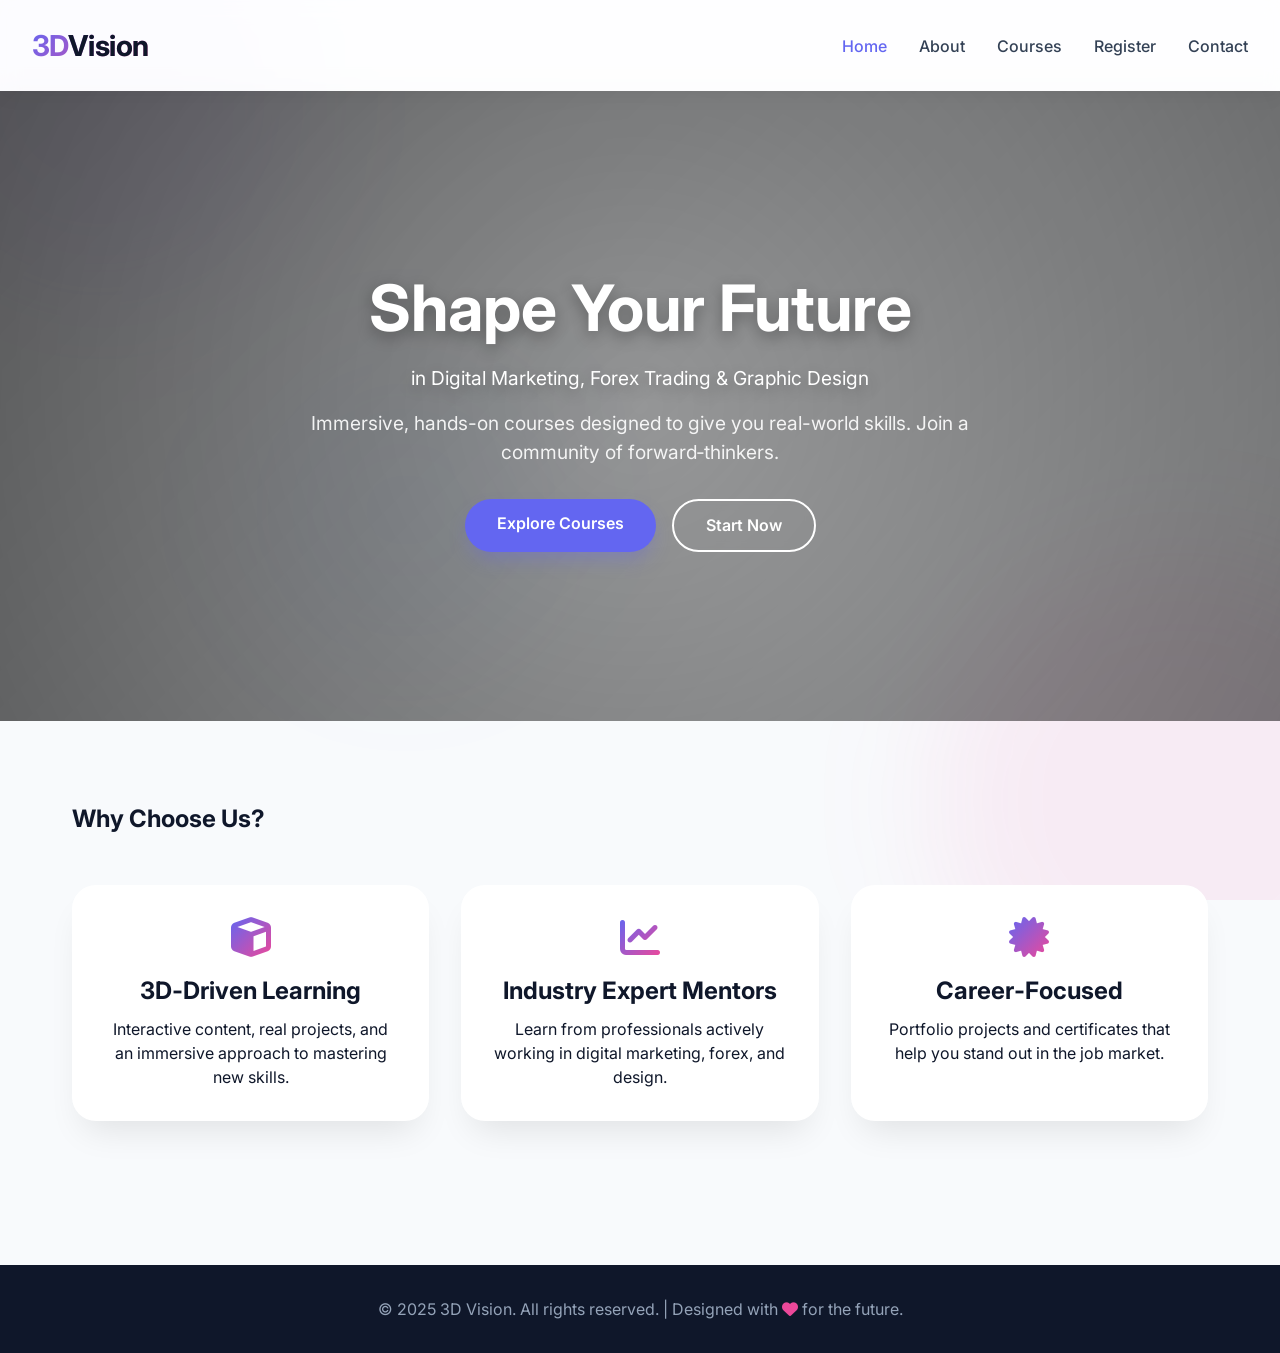
<file: index.html>
<!DOCTYPE html>
<html lang="en">
<head>
    <meta charset="UTF-8">
    <meta name="viewport" content="width=device-width, initial-scale=1.0">
    
    <!-- Basic Meta -->
<title>3D Vision | Learn Digital Skills & Forex Trading</title>
<meta name="description" content="Enroll in 3D Vision to master digital marketing, graphic design, and forex trading. Learn high-income skills with a modern 3D learning experience.">

<!-- Open Graph (Facebook, WhatsApp, LinkedIn) -->
<meta property="og:type" content="website">
<meta property="og:url" content="https://timeless-vision.github.io/Website/">
<meta property="og:title" content="3D Vision | Learn Digital Skills & Forex Trading">
<meta property="og:description" content="Join 3D Vision to learn digital marketing, graphic design, and forex trading with a modern 3D experience.">
<meta property="og:image" content="https://timeless-vision.github.io/Website/preview_20260325_171820_0000.jpg">
<meta property="og:site_name" content="3D Vision">
<!-- Twitter Card -->
<meta name="twitter:card" content="summary_large_image">
<meta name="twitter:url" content="https://timeless-vision.github.io/Website/">
<meta name="twitter:title" content="3D Vision | Learn Digital Skills & Forex Trading">
<meta name="twitter:description" content="Upgrade your skills in digital marketing, graphic design, and forex trading with 3D Vision.">
<meta name="twitter:image" content="https://timeless-vision.github.io/Website/preview_20260325_171820_0000.jpg">

<!-- Mobile Optimization -->
<meta name="viewport" content="width=device-width, initial-scale=1.0">
    <link rel="stylesheet" href="style.css">
    <link href="https://fonts.googleapis.com/css2?family=Inter:opsz,wght@14..32,300;14..32,400;14..32,600;14..32,700&display=swap" rel="stylesheet">
    <link rel="stylesheet" href="https://cdnjs.cloudflare.com/ajax/libs/font-awesome/6.0.0-beta3/css/all.min.css">
</head>
<body>
    <div class="floating-shapes">
        <div class="shape shape-1"></div>
        <div class="shape shape-2"></div>
        <div class="shape shape-3"></div>
    </div>
    <nav class="navbar">
        <div class="logo">3D<span>Vision</span></div>
        <ul class="nav-links">
            <li><a href="index.html" class="active">Home</a></li>
            <li><a href="about.html">About</a></li>
            <li><a href="courses.html">Courses</a></li>
            <li><a href="registration.html">Register</a></li>
            <li><a href="contact.html">Contact</a></li>
        </ul>
        <div class="menu-toggle"><i class="fas fa-bars"></i></div>
    </nav>

    <section class="hero">
        <div class="hero-content">
            <h1>Shape Your Future<br><span>in Digital Marketing, Forex Trading & Graphic Design</span></h1>
            <p>Immersive, hands-on courses designed to give you real-world skills. Join a community of forward‑thinkers.</p>
            <div class="hero-buttons">
                <a href="courses.html" class="btn btn-primary">Explore Courses</a>
                <a href="registration.html" class="btn btn-outline">Start Now</a>
            </div>
        </div>
        <div class="hero-bg"></div>
    </section>

    <section class="intro reveal">
        <div class="container">
            <h2>Why Choose Us?</h2>
            <div class="features">
                <div class="feature-card">
                    <i class="fas fa-cube"></i>
                    <h3>3D‑Driven Learning</h3>
                    <p>Interactive content, real projects, and an immersive approach to mastering new skills.</p>
                </div>
                <div class="feature-card">
                    <i class="fas fa-chart-line"></i>
                    <h3>Industry Expert Mentors</h3>
                    <p>Learn from professionals actively working in digital marketing, forex, and design.</p>
                </div>
                <div class="feature-card">
                    <i class="fas fa-certificate"></i>
                    <h3>Career‑Focused</h3>
                    <p>Portfolio projects and certificates that help you stand out in the job market.</p>
                </div>
            </div>
        </div>
    </section>

    <footer>
        <div class="footer-content">
            <p>&copy; 2025 3D Vision. All rights reserved. | Designed with <i class="fas fa-heart"></i> for the future.</p>
        </div>
    </footer>

    <script src="script.js"></script>
</body>
</html>
</file>
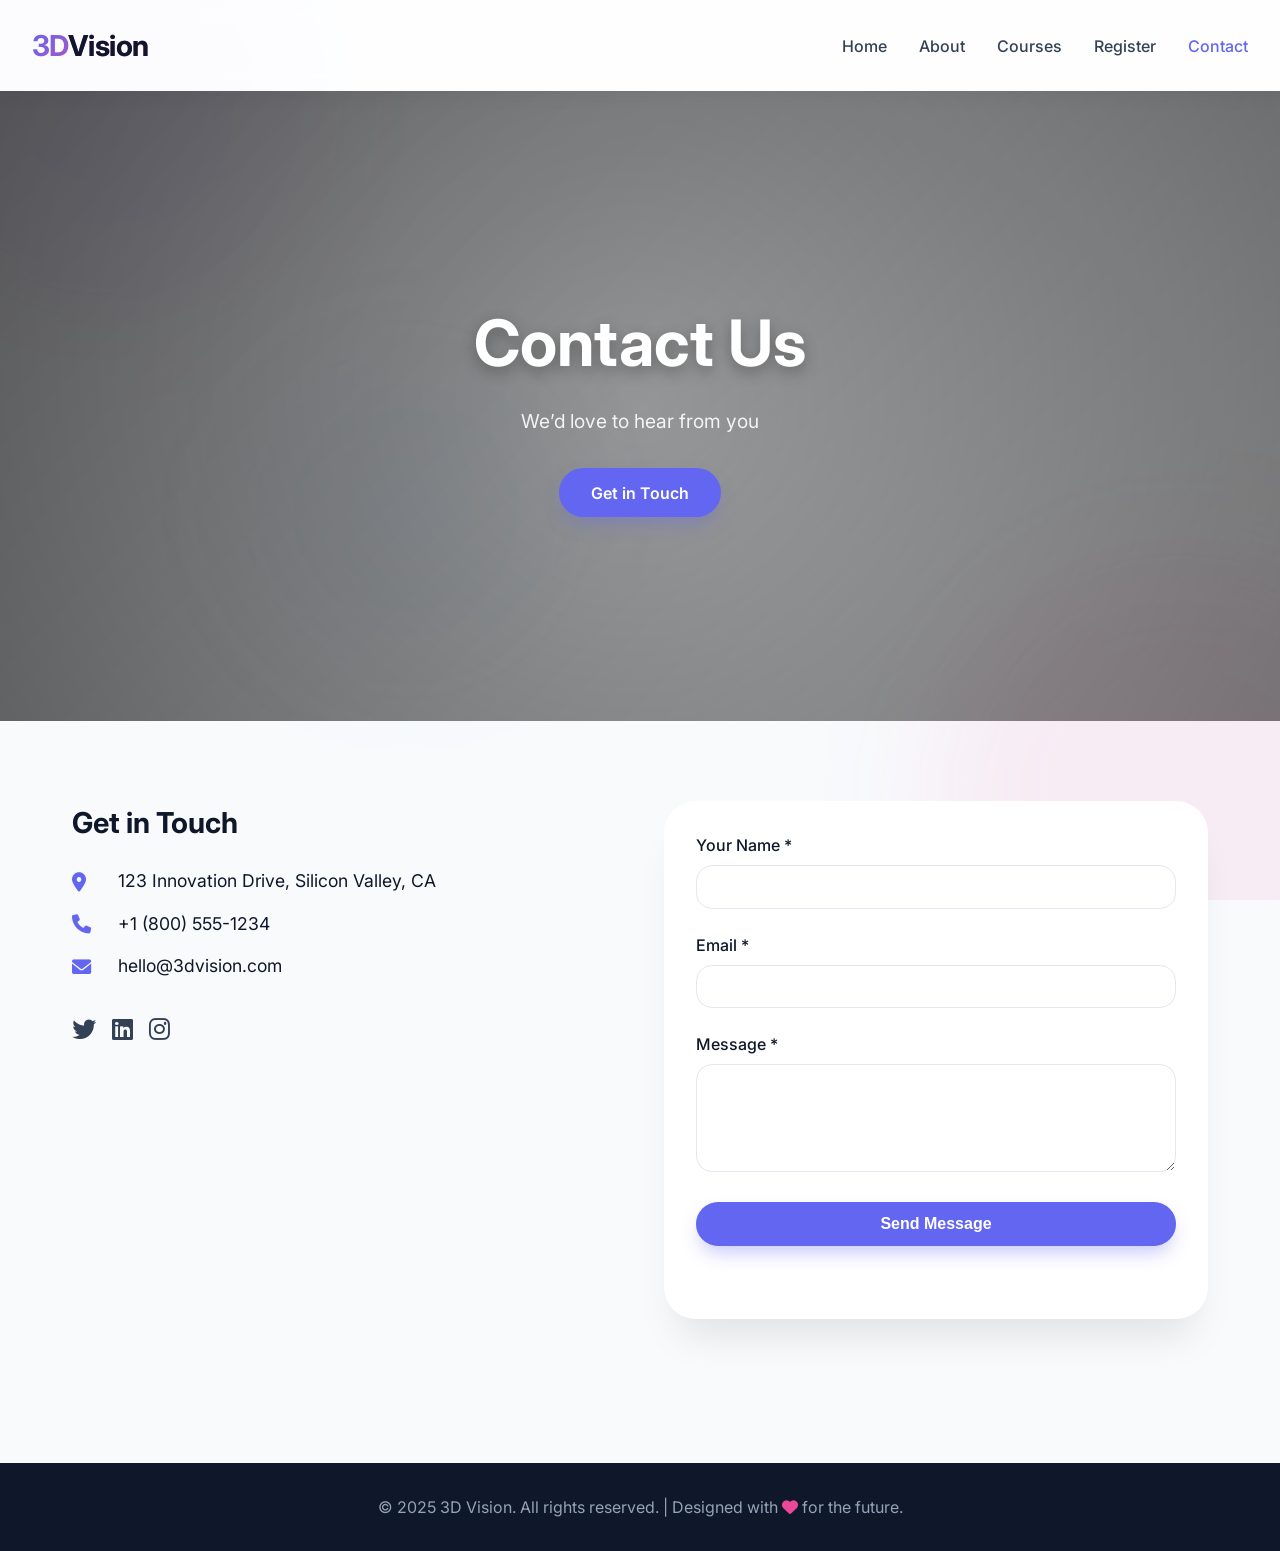
<file: contact.html>
<!DOCTYPE html>
<html lang="en">
<head>
    <meta charset="UTF-8">
    <meta name="viewport" content="width=device-width, initial-scale=1.0">
    <title>3D Vision | Contact</title>
    <link rel="stylesheet" href="style.css">
    <link href="https://fonts.googleapis.com/css2?family=Inter:opsz,wght@14..32,300;14..32,400;14..32,600;14..32,700&display=swap" rel="stylesheet">
    <link rel="stylesheet" href="https://cdnjs.cloudflare.com/ajax/libs/font-awesome/6.0.0-beta3/css/all.min.css">
</head>
<body>
    <div class="floating-shapes">
        <div class="shape shape-1"></div>
        <div class="shape shape-2"></div>
        <div class="shape shape-3"></div>
    </div>
    <nav class="navbar">
        <div class="logo">3D<span>Vision</span></div>
        <ul class="nav-links">
            <li><a href="index.html">Home</a></li>
            <li><a href="about.html">About</a></li>
            <li><a href="courses.html">Courses</a></li>
            <li><a href="registration.html">Register</a></li>
            <li><a href="contact.html" class="active">Contact</a></li>
        </ul>
        <div class="menu-toggle"><i class="fas fa-bars"></i></div>
    </nav>

    <!-- Hero section with background image -->
    <section class="hero hero-contact">
        <div class="hero-content">
            <h1>Contact Us</h1>
            <p>We’d love to hear from you</p>
            <a href="#contact-form" class="btn btn-primary">Get in Touch</a>
        </div>
        <div class="hero-bg"></div>
    </section>

    <section id="contact-form" class="contact-section reveal">
        <div class="container">
            <div class="contact-grid">
                <div class="contact-info">
                    <h3>Get in Touch</h3>
                    <div class="info-item"><i class="fas fa-map-marker-alt"></i> 123 Innovation Drive, Silicon Valley, CA</div>
                    <div class="info-item"><i class="fas fa-phone"></i> +1 (800) 555-1234</div>
                    <div class="info-item"><i class="fas fa-envelope"></i> hello@3dvision.com</div>
                    <div class="social-links">
                        <a href="#"><i class="fab fa-twitter"></i></a>
                        <a href="#"><i class="fab fa-linkedin"></i></a>
                        <a href="#"><i class="fab fa-instagram"></i></a>
                    </div>
                </div>
                <div class="contact-form">
                    <form id="contactForm">
                        <div class="form-group">
                            <label for="contactName">Your Name *</label>
                            <input type="text" id="contactName" required>
                        </div>
                        <div class="form-group">
                            <label for="contactEmail">Email *</label>
                            <input type="email" id="contactEmail" required>
                        </div>
                        <div class="form-group">
                            <label for="contactMessage">Message *</label>
                            <textarea id="contactMessage" rows="5" required></textarea>
                        </div>
                        <button type="submit" class="btn btn-primary btn-block">Send Message</button>
                    </form>
                    <div id="contactFeedback" class="feedback"></div>
                </div>
            </div>
        </div>
    </section>

    <footer>
        <div class="footer-content">
            <p>&copy; 2025 3D Vision. All rights reserved. | Designed with <i class="fas fa-heart"></i> for the future.</p>
        </div>
    </footer>

    <script src="script.js"></script>
</body>
</html>
</file>
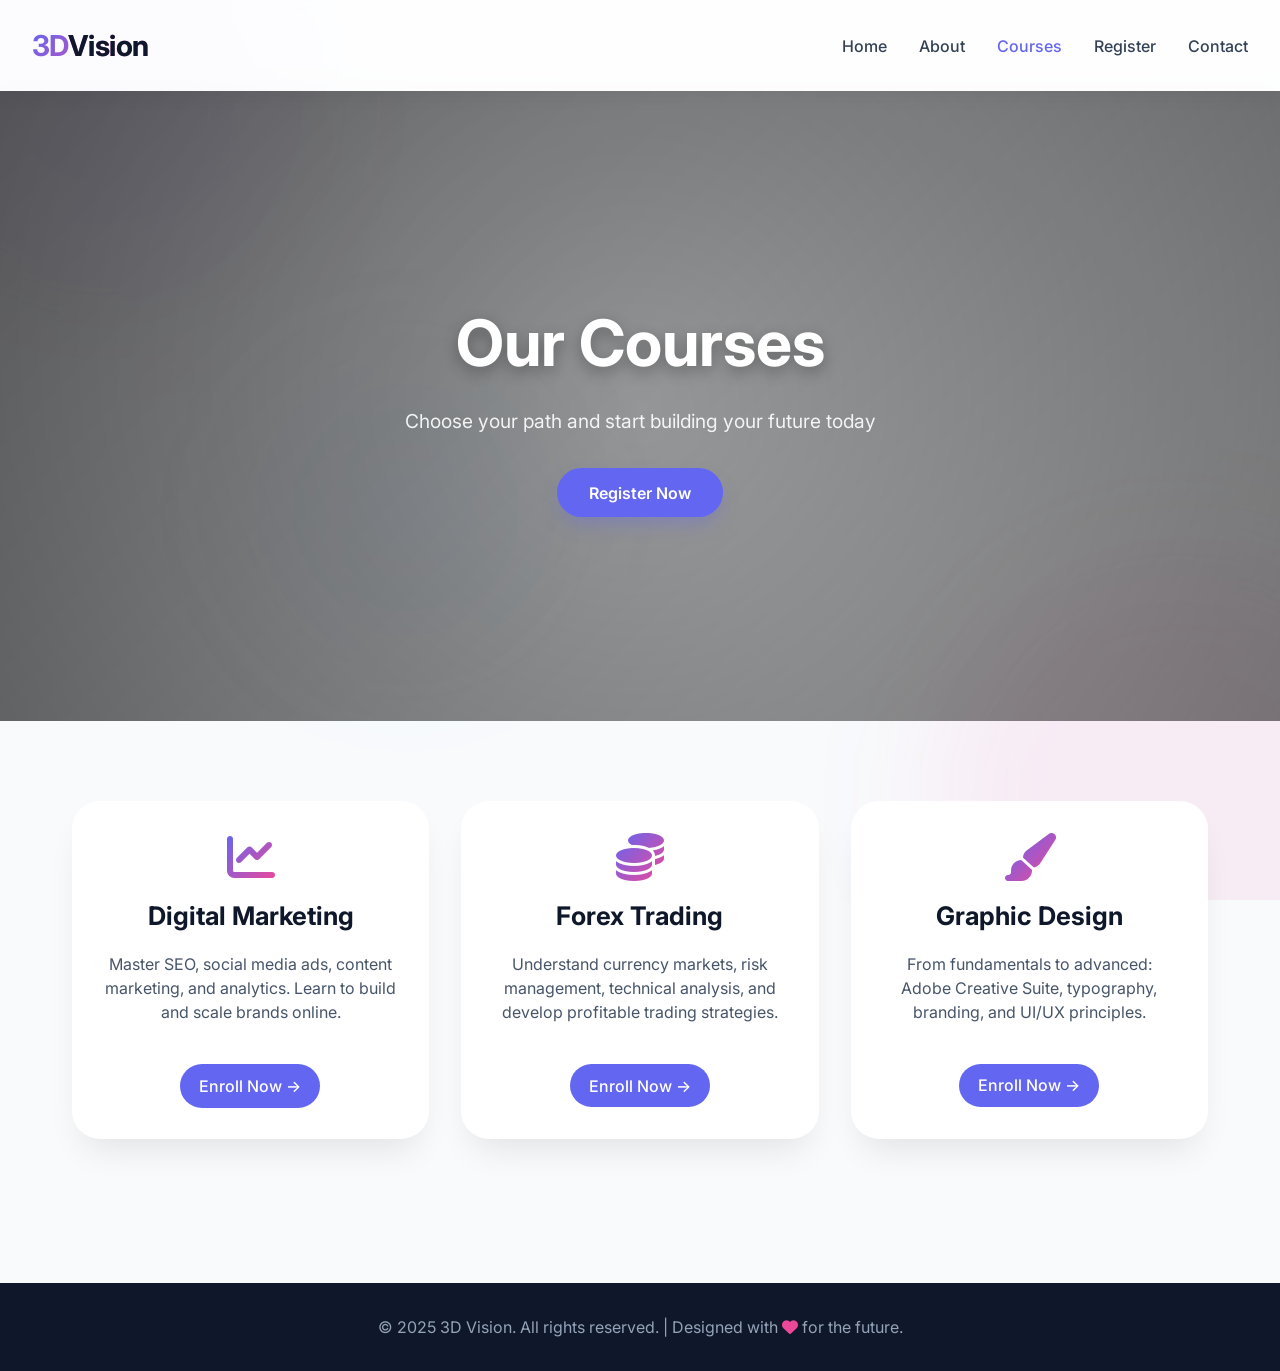
<file: courses.html>
<!DOCTYPE html>
<html lang="en">
<head>
    <meta charset="UTF-8">
    <meta name="viewport" content="width=device-width, initial-scale=1.0">
    <title>3D Vision | Courses</title>
    <link rel="stylesheet" href="style.css">
    <link href="https://fonts.googleapis.com/css2?family=Inter:opsz,wght@14..32,300;14..32,400;14..32,600;14..32,700&display=swap" rel="stylesheet">
    <link rel="stylesheet" href="https://cdnjs.cloudflare.com/ajax/libs/font-awesome/6.0.0-beta3/css/all.min.css">
</head>
<body>
    <div class="floating-shapes">
        <div class="shape shape-1"></div>
        <div class="shape shape-2"></div>
        <div class="shape shape-3"></div>
    </div>
    <nav class="navbar">
        <div class="logo">3D<span>Vision</span></div>
        <ul class="nav-links">
            <li><a href="index.html">Home</a></li>
            <li><a href="about.html">About</a></li>
            <li><a href="courses.html" class="active">Courses</a></li>
            <li><a href="registration.html">Register</a></li>
            <li><a href="contact.html">Contact</a></li>
        </ul>
        <div class="menu-toggle"><i class="fas fa-bars"></i></div>
    </nav>

    <!-- Hero section with background image -->
    <section class="hero hero-courses">
        <div class="hero-content">
            <h1>Our Courses</h1>
            <p>Choose your path and start building your future today</p>
            <a href="registration.html" class="btn btn-primary">Register Now</a>
        </div>
        <div class="hero-bg"></div>
    </section>

    <section class="courses-grid reveal">
        <div class="container">
            <div class="course-cards">
                <div class="course-card">
                    <div class="course-icon"><i class="fas fa-chart-line"></i></div>
                    <h3>Digital Marketing</h3>
                    <p>Master SEO, social media ads, content marketing, and analytics. Learn to build and scale brands online.</p>
                    <a href="registration.html?course=digital-marketing" class="btn-card">Enroll Now →</a>
                </div>
                <div class="course-card">
                    <div class="course-icon"><i class="fas fa-coins"></i></div>
                    <h3>Forex Trading</h3>
                    <p>Understand currency markets, risk management, technical analysis, and develop profitable trading strategies.</p>
                    <a href="registration.html?course=forex-trading" class="btn-card">Enroll Now →</a>
                </div>
                <div class="course-card">
                    <div class="course-icon"><i class="fas fa-paint-brush"></i></div>
                    <h3>Graphic Design</h3>
                    <p>From fundamentals to advanced: Adobe Creative Suite, typography, branding, and UI/UX principles.</p>
                    <a href="registration.html?course=graphic-design" class="btn-card">Enroll Now →</a>
                </div>
            </div>
        </div>
    </section>

    <footer>
        <div class="footer-content">
            <p>&copy; 2025 3D Vision. All rights reserved. | Designed with <i class="fas fa-heart"></i> for the future.</p>
        </div>
    </footer>

    <script src="script.js"></script>
</body>
</html>
</file>
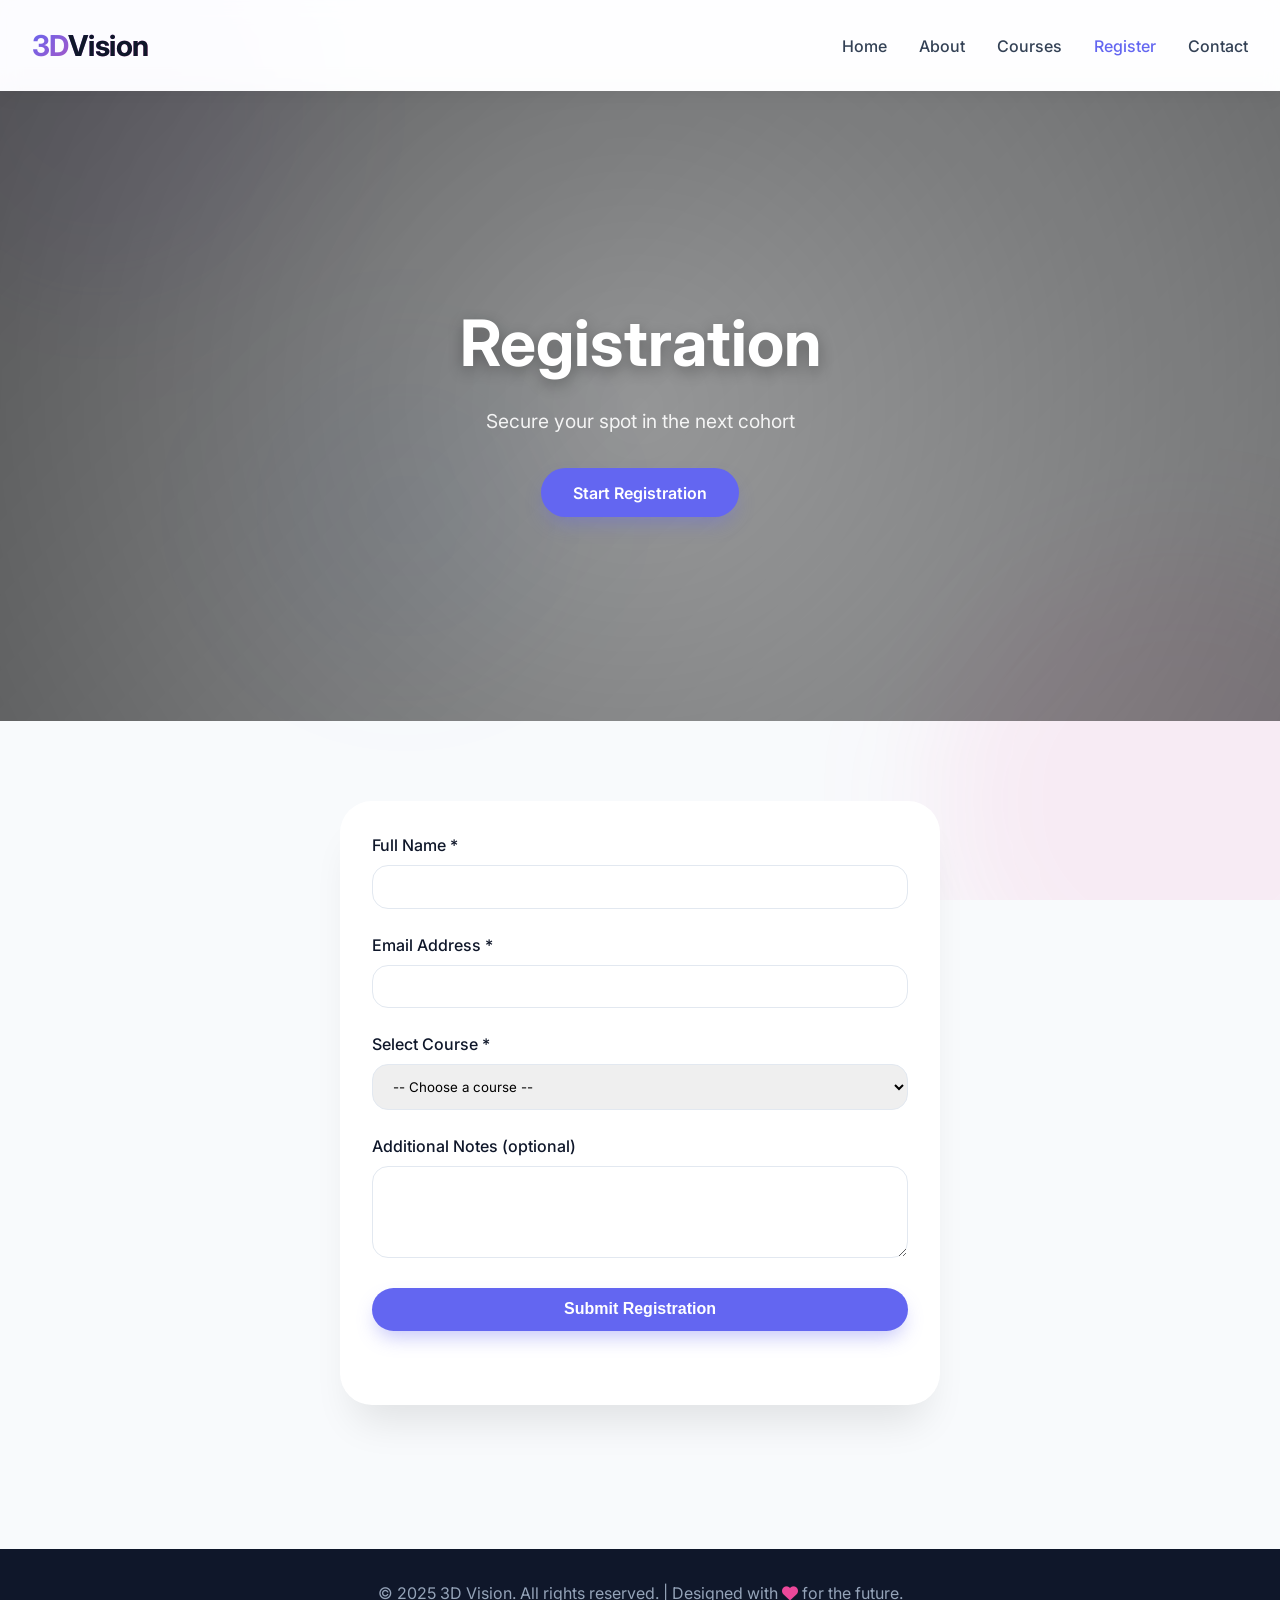
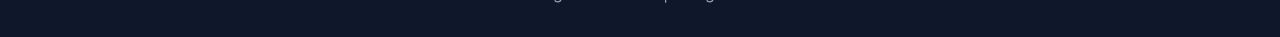
<file: registration.html>
<!DOCTYPE html>
<html lang="en">
<head>
    <meta charset="UTF-8">
    <meta name="viewport" content="width=device-width, initial-scale=1.0">
    <title>3D Vision | Register</title>
    <link rel="stylesheet" href="style.css">
    <link href="https://fonts.googleapis.com/css2?family=Inter:opsz,wght@14..32,300;14..32,400;14..32,600;14..32,700&display=swap" rel="stylesheet">
    <link rel="stylesheet" href="https://cdnjs.cloudflare.com/ajax/libs/font-awesome/6.0.0-beta3/css/all.min.css">
</head>
<body>
    <div class="floating-shapes">
        <div class="shape shape-1"></div>
        <div class="shape shape-2"></div>
        <div class="shape shape-3"></div>
    </div>
    <nav class="navbar">
        <div class="logo">3D<span>Vision</span></div>
        <ul class="nav-links">
            <li><a href="index.html">Home</a></li>
            <li><a href="about.html">About</a></li>
            <li><a href="courses.html">Courses</a></li>
            <li><a href="registration.html" class="active">Register</a></li>
            <li><a href="contact.html">Contact</a></li>
        </ul>
        <div class="menu-toggle"><i class="fas fa-bars"></i></div>
    </nav>

    <!-- Hero section with background image -->
    <section class="hero hero-register">
        <div class="hero-content">
            <h1>Registration</h1>
            <p>Secure your spot in the next cohort</p>
            <a href="#register-form" class="btn btn-primary">Start Registration</a>
        </div>
        <div class="hero-bg"></div>
    </section>

    <section id="register-form" class="registration-form reveal">
        <div class="container">
            <div class="form-card">
                <form id="registerForm">
                    <div class="form-group">
                        <label for="name">Full Name *</label>
                        <input type="text" id="name" name="name" required>
                    </div>
                    <div class="form-group">
                        <label for="email">Email Address *</label>
                        <input type="email" id="email" name="email" required>
                    </div>
                    <div class="form-group">
                        <label for="course">Select Course *</label>
                        <select id="course" name="course" required>
                            <option value="">-- Choose a course --</option>
                            <option value="digital-marketing">Digital Marketing</option>
                            <option value="forex-trading">Forex Trading</option>
                            <option value="graphic-design">Graphic Design</option>
                        </select>
                    </div>
                    <div class="form-group">
                        <label for="message">Additional Notes (optional)</label>
                        <textarea id="message" rows="4"></textarea>
                    </div>
                    <button type="submit" class="btn btn-primary btn-block">Submit Registration</button>
                </form>
                <div id="formFeedback" class="feedback"></div>
            </div>
        </div>
    </section>

    <footer>
        <div class="footer-content">
            <p>&copy; 2025 3D Vision. All rights reserved. | Designed with <i class="fas fa-heart"></i> for the future.</p>
        </div>
    </footer>

    <script src="script.js"></script>
</body>
</html>
</file>
<file: style.css>
/* Base */
* {
    margin: 0;
    padding: 0;
    box-sizing: border-box;
}

body {
    font-family: 'Inter', sans-serif;
    background: #f8fafc;
    color: #0f172a;
    line-height: 1.5;
    overflow-x: hidden;
}

.container {
    max-width: 1200px;
    margin: 0 auto;
    padding: 0 2rem;
}

/* Floating 3D shapes */
.floating-shapes {
    position: fixed;
    top: 0;
    left: 0;
    width: 100%;
    height: 100%;
    pointer-events: none;
    z-index: -1;
    overflow: hidden;
}

.shape {
    position: absolute;
    background: rgba(99, 102, 241, 0.05);
    border-radius: 50%;
    filter: blur(60px);
    animation: float 20s infinite alternate ease-in-out;
}

.shape-1 {
    width: 400px;
    height: 400px;
    top: -100px;
    left: -100px;
    background: rgba(139, 92, 246, 0.08);
}

.shape-2 {
    width: 500px;
    height: 500px;
    bottom: -150px;
    right: -150px;
    background: rgba(236, 72, 153, 0.08);
    animation-duration: 25s;
}

.shape-3 {
    width: 300px;
    height: 300px;
    top: 40%;
    left: 20%;
    background: rgba(59, 130, 246, 0.05);
    animation-duration: 18s;
}

@keyframes float {
    0% { transform: translate(0, 0) rotate(0deg); }
    100% { transform: translate(30px, 30px) rotate(10deg); }
}

/* Navbar */
.navbar {
    display: flex;
    justify-content: space-between;
    align-items: center;
    padding: 1.5rem 2rem;
    background: rgba(255, 255, 255, 0.8);
    backdrop-filter: blur(10px);
    box-shadow: 0 4px 20px rgba(0, 0, 0, 0.05);
    position: sticky;
    top: 0;
    z-index: 100;
}

.logo {
    font-size: 1.8rem;
    font-weight: 700;
    letter-spacing: -0.02em;
    background: linear-gradient(135deg, #6366f1, #ec489a);
    -webkit-background-clip: text;
    background-clip: text;
    color: transparent;
}

.logo span {
    background: none;
    color: #0f172a;
}

.nav-links {
    display: flex;
    list-style: none;
    gap: 2rem;
}

.nav-links a {
    text-decoration: none;
    font-weight: 500;
    color: #334155;
    transition: 0.2s;
}

.nav-links a:hover, .nav-links a.active {
    color: #6366f1;
}

.menu-toggle {
    display: none;
    font-size: 1.5rem;
    cursor: pointer;
}

/* Hero */
.hero {
    position: relative;
    min-height: 90vh;
    display: flex;
    align-items: center;
    justify-content: center;
    text-align: center;
    background: linear-gradient(135deg, rgba(0,0,0,0.4), rgba(0,0,0,0.2)), url('https://images.unsplash.com/photo-1522071820081-009f0129c71c?ixlib=rb-4.0.3&auto=format&fit=crop&w=1950&q=80');
    background-size: cover;
    background-position: center;
    color: white;
    isolation: isolate;
}

.hero-bg {
    position: absolute;
    inset: 0;
    background: radial-gradient(circle at center, transparent 0%, rgba(0,0,0,0.3) 100%);
    z-index: -1;
}

.hero-content {
    max-width: 800px;
    padding: 2rem;
    animation: fadeUp 1s ease;
}

.hero h1 {
    font-size: clamp(2rem, 5vw, 4rem);
    font-weight: 700;
    margin-bottom: 1rem;
    text-shadow: 0 5px 15px rgba(0,0,0,0.3);
}

.hero h1 span {
    font-size: 1.2rem;
    display: block;
    font-weight: 400;
    margin-top: 0.5rem;
}

.hero p {
    font-size: 1.2rem;
    margin-bottom: 2rem;
    opacity: 0.9;
}

.hero-buttons {
    display: flex;
    gap: 1rem;
    justify-content: center;
    flex-wrap: wrap;
}

.btn {
    display: inline-block;
    padding: 0.8rem 2rem;
    border-radius: 50px;
    font-weight: 600;
    text-decoration: none;
    transition: all 0.3s;
    border: none;
    cursor: pointer;
    font-size: 1rem;
}

.btn-primary {
    background: #6366f1;
    color: white;
    box-shadow: 0 10px 20px -5px rgba(99,102,241,0.4);
}

.btn-primary:hover {
    background: #4f46e5;
    transform: translateY(-3px);
    box-shadow: 0 20px 25px -8px rgba(99,102,241,0.5);
}

.btn-outline {
    background: transparent;
    border: 2px solid white;
    color: white;
    backdrop-filter: blur(5px);
}

.btn-outline:hover {
    background: rgba(255,255,255,0.2);
    transform: translateY(-3px);
}

.btn-card {
    display: inline-block;
    margin-top: 1rem;
    padding: 0.6rem 1.2rem;
    background: #6366f1;
    color: white;
    border-radius: 30px;
    text-decoration: none;
    font-weight: 500;
    transition: 0.2s;
}

.btn-card:hover {
    background: #4f46e5;
    transform: translateX(5px);
}

.btn-block {
    width: 100%;
    text-align: center;
}

/* Intro section */
.intro {
    padding: 5rem 0;
}

.features {
    display: flex;
    gap: 2rem;
    justify-content: space-between;
    flex-wrap: wrap;
    margin-top: 3rem;
}

.feature-card {
    flex: 1;
    min-width: 250px;
    background: white;
    padding: 2rem;
    border-radius: 24px;
    box-shadow: 0 20px 35px -12px rgba(0,0,0,0.1);
    transition: all 0.3s;
    text-align: center;
    transform-style: preserve-3d;
}

.feature-card:hover {
    transform: translateY(-10px) rotateX(3deg);
    box-shadow: 0 30px 40px -15px rgba(99,102,241,0.2);
}

.feature-card i {
    font-size: 2.5rem;
    background: linear-gradient(135deg, #6366f1, #ec489a);
    -webkit-background-clip: text;
    background-clip: text;
    color: transparent;
    margin-bottom: 1rem;
}

.feature-card h3 {
    font-size: 1.5rem;
    margin-bottom: 0.5rem;
}

/* Page Header */
.page-header {
    background: linear-gradient(135deg, #6366f1, #ec489a);
    padding: 4rem 0;
    text-align: center;
    color: white;
}

.page-header h1 {
    font-size: 2.5rem;
    margin-bottom: 0.5rem;
}

/* About page */
.about-story {
    padding: 5rem 0;
}

.about-grid {
    display: grid;
    grid-template-columns: 1fr 1fr;
    gap: 3rem;
    align-items: center;
}

.about-text h2 {
    font-size: 2rem;
    margin-bottom: 1rem;
}

.about-text p {
    margin-bottom: 1rem;
    color: #334155;
}

.about-image img {
    width: 100%;
    border-radius: 30px;
    box-shadow: 0 30px 40px -15px rgba(0,0,0,0.2);
    transition: transform 0.3s;
}

.about-image img:hover {
    transform: scale(1.02);
}

.stats {
    padding: 3rem 0;
    background: #f1f5f9;
}

.stat-cards {
    display: flex;
    justify-content: space-around;
    flex-wrap: wrap;
    gap: 2rem;
}

.stat-card {
    text-align: center;
    padding: 1.5rem;
    background: white;
    border-radius: 20px;
    min-width: 150px;
    box-shadow: 0 10px 20px rgba(0,0,0,0.05);
}

.stat-card h3 {
    font-size: 2.5rem;
    color: #6366f1;
}

/* Courses page */
.courses-grid {
    padding: 5rem 0;
}

.course-cards {
    display: grid;
    grid-template-columns: repeat(auto-fit, minmax(300px, 1fr));
    gap: 2rem;
}

.course-card {
    background: white;
    border-radius: 28px;
    padding: 2rem;
    text-align: center;
    box-shadow: 0 20px 35px -12px rgba(0,0,0,0.1);
    transition: all 0.4s;
    transform-style: preserve-3d;
}

.course-card:hover {
    transform: translateY(-12px) rotateX(2deg);
    box-shadow: 0 30px 45px -12px rgba(99,102,241,0.3);
}

.course-icon i {
    font-size: 3rem;
    background: linear-gradient(135deg, #6366f1, #ec489a);
    -webkit-background-clip: text;
    background-clip: text;
    color: transparent;
    margin-bottom: 1rem;
}

.course-card h3 {
    font-size: 1.6rem;
    margin-bottom: 1rem;
}

.course-card p {
    color: #475569;
    margin-bottom: 1.5rem;
}

/* Forms */
.registration-form, .contact-section {
    padding: 5rem 0;
}

.form-card {
    max-width: 600px;
    margin: 0 auto;
    background: white;
    padding: 2rem;
    border-radius: 32px;
    box-shadow: 0 30px 40px -15px rgba(0,0,0,0.1);
}

.form-group {
    margin-bottom: 1.5rem;
}

.form-group label {
    display: block;
    margin-bottom: 0.5rem;
    font-weight: 500;
}

.form-group input, .form-group select, .form-group textarea {
    width: 100%;
    padding: 0.8rem 1rem;
    border: 1px solid #e2e8f0;
    border-radius: 16px;
    font-family: inherit;
    transition: 0.2s;
}

.form-group input:focus, .form-group select:focus, .form-group textarea:focus {
    outline: none;
    border-color: #6366f1;
    box-shadow: 0 0 0 3px rgba(99,102,241,0.2);
}

.feedback {
    margin-top: 1rem;
    padding: 0.8rem;
    border-radius: 16px;
    text-align: center;
    font-weight: 500;
}

.feedback.success {
    background: #dcfce7;
    color: #166534;
}

.feedback.error {
    background: #fee2e2;
    color: #991b1b;
}

/* Contact page */
.contact-grid {
    display: grid;
    grid-template-columns: 1fr 1fr;
    gap: 3rem;
}

.contact-info h3 {
    font-size: 1.8rem;
    margin-bottom: 1.5rem;
}

.info-item {
    display: flex;
    align-items: center;
    gap: 1rem;
    margin-bottom: 1rem;
    font-size: 1.1rem;
}

.info-item i {
    width: 30px;
    color: #6366f1;
    font-size: 1.2rem;
}

.social-links {
    display: flex;
    gap: 1rem;
    margin-top: 2rem;
}

.social-links a {
    color: #334155;
    font-size: 1.5rem;
    transition: 0.2s;
}

.social-links a:hover {
    color: #6366f1;
    transform: translateY(-3px);
}

.contact-form {
    background: white;
    padding: 2rem;
    border-radius: 32px;
    box-shadow: 0 30px 40px -15px rgba(0,0,0,0.1);
}

/* Footer */
footer {
    background: #0f172a;
    color: #94a3b8;
    text-align: center;
    padding: 2rem;
    margin-top: 4rem;
}

footer i {
    color: #ec489a;
}

/* Scroll Reveal */
.reveal {
    opacity: 0;
    transform: translateY(30px);
    transition: all 0.8s ease;
}

.reveal.revealed {
    opacity: 1;
    transform: translateY(0);
}

/* Responsive */
@media (max-width: 768px) {
    .nav-links {
        display: none;
        position: absolute;
        top: 100%;
        left: 0;
        width: 100%;
        background: white;
        flex-direction: column;
        padding: 1rem;
        gap: 1rem;
        box-shadow: 0 10px 20px rgba(0,0,0,0.1);
    }
    .nav-links.active {
        display: flex;
    }
    .menu-toggle {
        display: block;
    }
    .about-grid, .contact-grid {
        grid-template-columns: 1fr;
    }
    .hero-buttons {
        flex-direction: column;
        align-items: center;
    }
    .btn {
        width: 80%;
    }
    .feature-card {
        min-width: 100%;
    }
}

/* Ensure all hero sections use the same background image and overlay */
.hero {
    position: relative;
    min-height: 70vh; /* slightly reduced for inner pages */
    display: flex;
    align-items: center;
    justify-content: center;
    text-align: center;
    background: linear-gradient(135deg, rgba(0,0,0,0.5), rgba(0,0,0,0.3)), url('https://images.unsplash.com/photo-1497366216548-37526070297c?ixlib=rb-4.0.3&auto=format&fit=crop&w=1950&q=80');
    background-size: cover;
    background-position: center;
    color: white;
    isolation: isolate;
}
</file>
